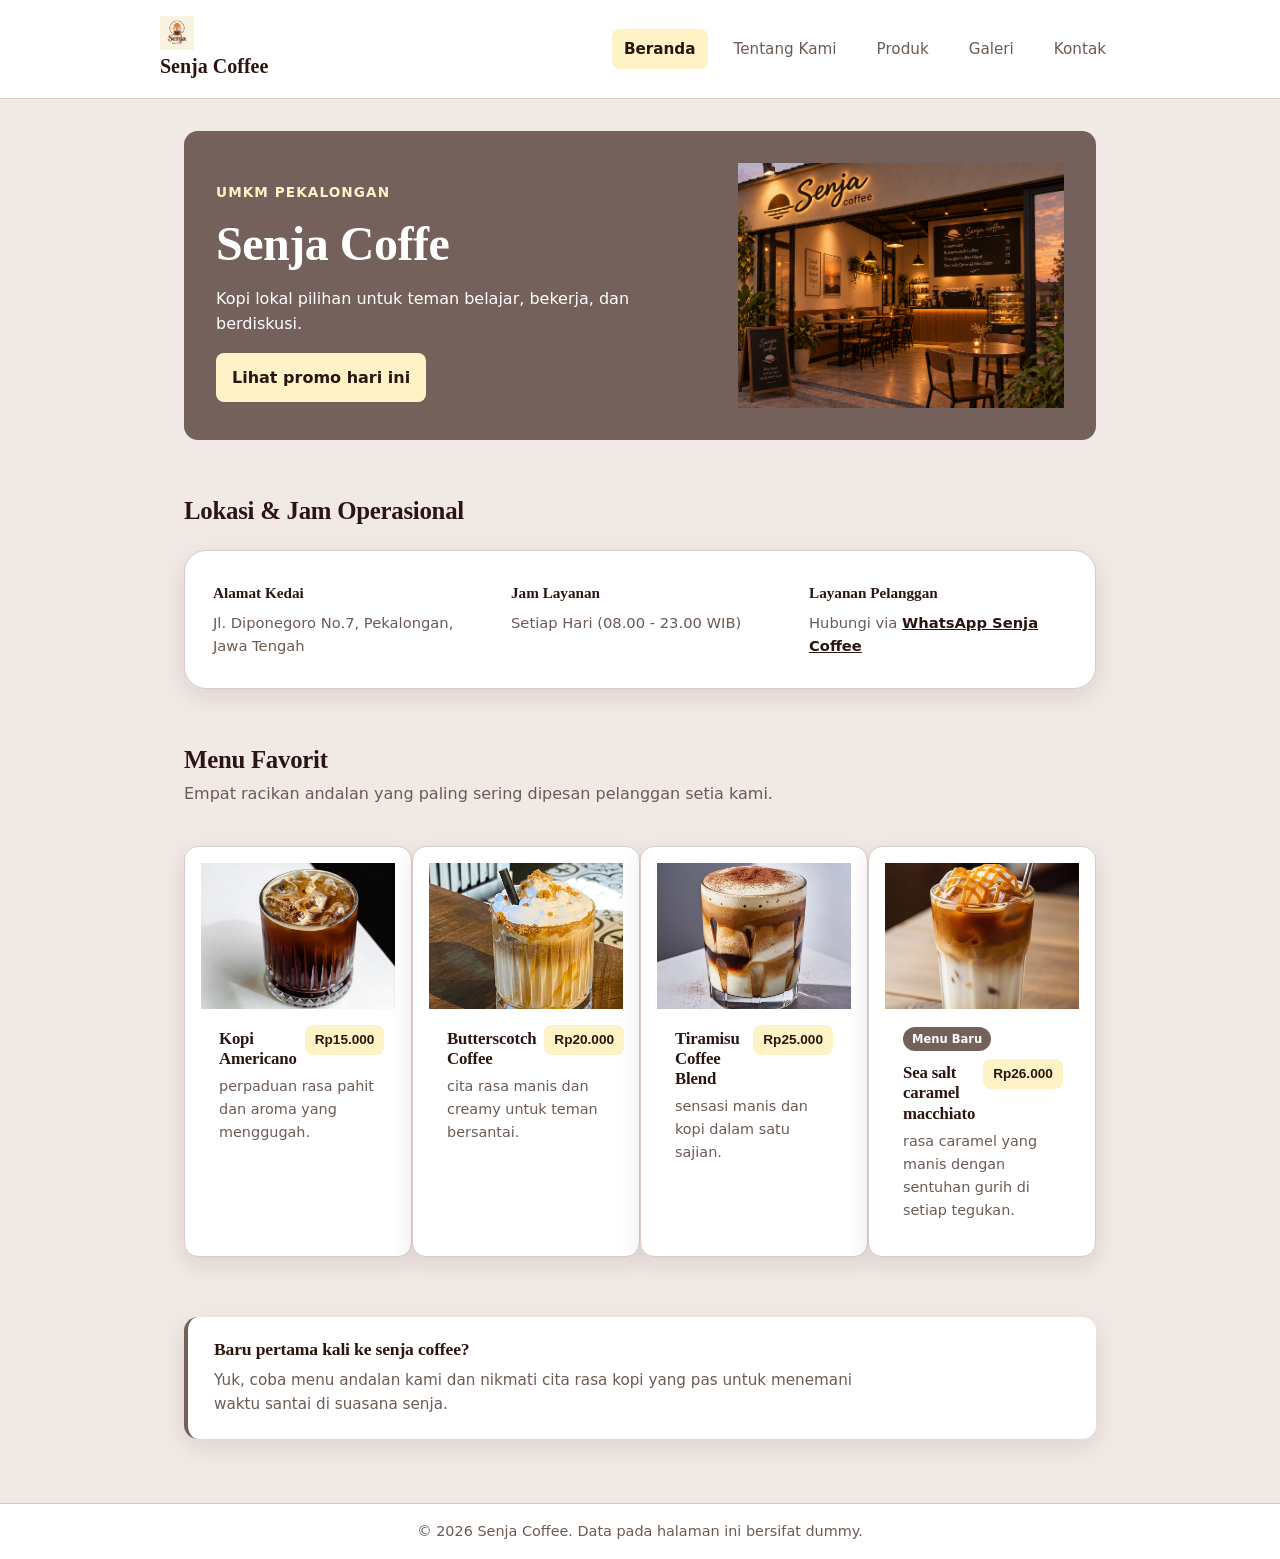
<file: website-umkm/index.html>
<!DOCTYPE html>
<html lang="id">

<head>
    <meta charset="UTF-8">
    <meta name="viewport" content="width=device-width, initial-scale=1.0">
    <title>Senja Coffee- Teman Nyantai & Nongkrong</title>
    <link rel="stylesheet" href="css/style.css" />
    <script src="js/app.js" defer></script>
</head>

<body>
    <a class="skip-link" href="#konten">Lewati ke konten utama</a>
    <header class="site-header">
        <nav class="nav" aria-label="Navigasi utama">
            <a class="brand" href="index.html">
                <img class="brand-mark" src="assets/images/logo_senja_coffee.png" alt="logo senja coffee" width="34" height="34">
                Senja Coffee
            </a>
            <button class="nav-toggle" type="button" aria-label="Buka menu navigasi" aria-expanded="false" aria-controls="primary-navigation">
                <span></span><span></span><span></span>
            </button>
            <ul class="nav-list" id="primary-navigation">
                <li><a class="active" aria-current="page" href="index.html">Beranda</a></li>
                <li><a href="tentang.html">Tentang Kami</a></li>
                <li><a href="produk.html">Produk</a></li>
                <li><a href="galeri.html">Galeri</a></li>
                <li><a href="kontak.html">Kontak</a></li>
            </ul>
        </nav>
    </header>

    <main id="konten" class="page">
        <!-- Hero Section -->
           <section class="hero" aria-labelledby="hero-title">
           <div class="hero-content">
           <p class="eyebrow">UMKM Pekalongan</p>
              <h1 id="hero-title">Senja Coffe</h1>
           <p>Kopi lokal pilihan untuk teman belajar, bekerja, dan berdiskusi.</p>
        <button>Lihat promo hari ini</button>
        </div>
            <img class="hero-image" src="assets/images/suasana_senja.png" width="640" height="360" alt="Suasana Depan Kedai Senja Coffee" class="hero-img" />
        </section>

        <section id="kontak" class="section" aria-labelledby="kontak-title">
            <div class="section-head">
                <h2 id="kontak-title">Lokasi & Jam Operasional</h2>
            </div>
            <div class="contact-card">
                <div class="contact-item">
                    <strong>Alamat Kedai</strong>
                    <p>Jl. Diponegoro No.7, Pekalongan, Jawa Tengah</p>
                </div>
                <div class="contact-item">
                    <strong>Jam Layanan</strong>
                    <p>Setiap Hari (08.00 - 23.00 WIB)</p>
                </div>
                <div class="contact-item">
                    <strong>Layanan Pelanggan</strong>
                    <p>Hubungi via <a href="https://wa.me/6285747364529" target="_blank"
                            rel="noopener noreferrer">WhatsApp Senja Coffee</a></p>
                </div>
            </div>
        </section>

        <section class="section" aria-labelledby="produk-title">
            <div class="section-head">
                <h2 id="produk-title">Menu Favorit</h2>
                <p>Empat racikan andalan yang paling sering dipesan pelanggan setia kami.</p>
            </div>

            <div class="products">
                <figure class="product-card">
                    <img src="assets/images/kopi_americano.jpg" alt="Kopi americano dalam gelas"
                        class="product-img">
                    <figcaption>
                        <div class="product-header">
                            <h3>Kopi Americano</h3>
                            <span class="price">Rp15.000 </span>
                        </div>
                        <p>perpaduan rasa pahit dan aroma yang menggugah.</p>
                    </figcaption>
                </figure>

                <figure class="product-card">
                    <img src="assets/images/butterscotch_coffee.jpg" alt="butterscotch manis creamy"
                        class="product-img">
                    <figcaption>
                        <div class="product-header">
                            <h3>Butterscotch Coffee</h3>
                            <span class="price">Rp20.000</span>
                        </div>
                        <p>cita rasa manis dan creamy untuk teman bersantai.</p>
                    </figcaption>
                </figure>

                <figure class="product-card">
                    <img src="assets/images/tiramisu_coffee_blend.jpg" alt="perpaduan creamy dan kopi"
                        class="product-img">
                    <figcaption>
                        <div class="product-header">
                            <h3>Tiramisu Coffee Blend</h3>
                            <span class="price">Rp25.000</span>
                        </div>
                        <p>sensasi manis dan kopi dalam satu sajian.</p>
                    </figcaption>
                </figure>

                <figure class="product-card">
                    <img src="assets/images/sea_salt_caramel_macchiato.jpg"
                        alt="gurih salt dan caramel sweet" class="product-img">
                    <figcaption>
                        <span class="new-badge">Menu Baru</span>
                        <div class="product-header">
                            <h3>Sea salt caramel macchiato</h3>
                            <span class="price">Rp26.000</span>
                        </div>
                        <p>rasa caramel yang manis dengan sentuhan gurih di setiap tegukan.</p>
                    </figcaption>
                </figure>
            </div>
        </section>

        <aside class="aside-note" aria-labelledby="aside-title">
            <h2 id="aside-title">Baru pertama kali ke senja coffee?</h2>
            <p>Yuk, coba menu andalan kami dan nikmati cita rasa kopi yang pas untuk menemani waktu santai di suasana senja.</p>
        </aside>
    </main>

    <footer class="site-footer">
                <p>&copy; 2026 Senja Coffee. Data pada halaman ini bersifat dummy.</p>
    </footer>

    <script src="js/script.js"></script>
</body>

</html>
</file>
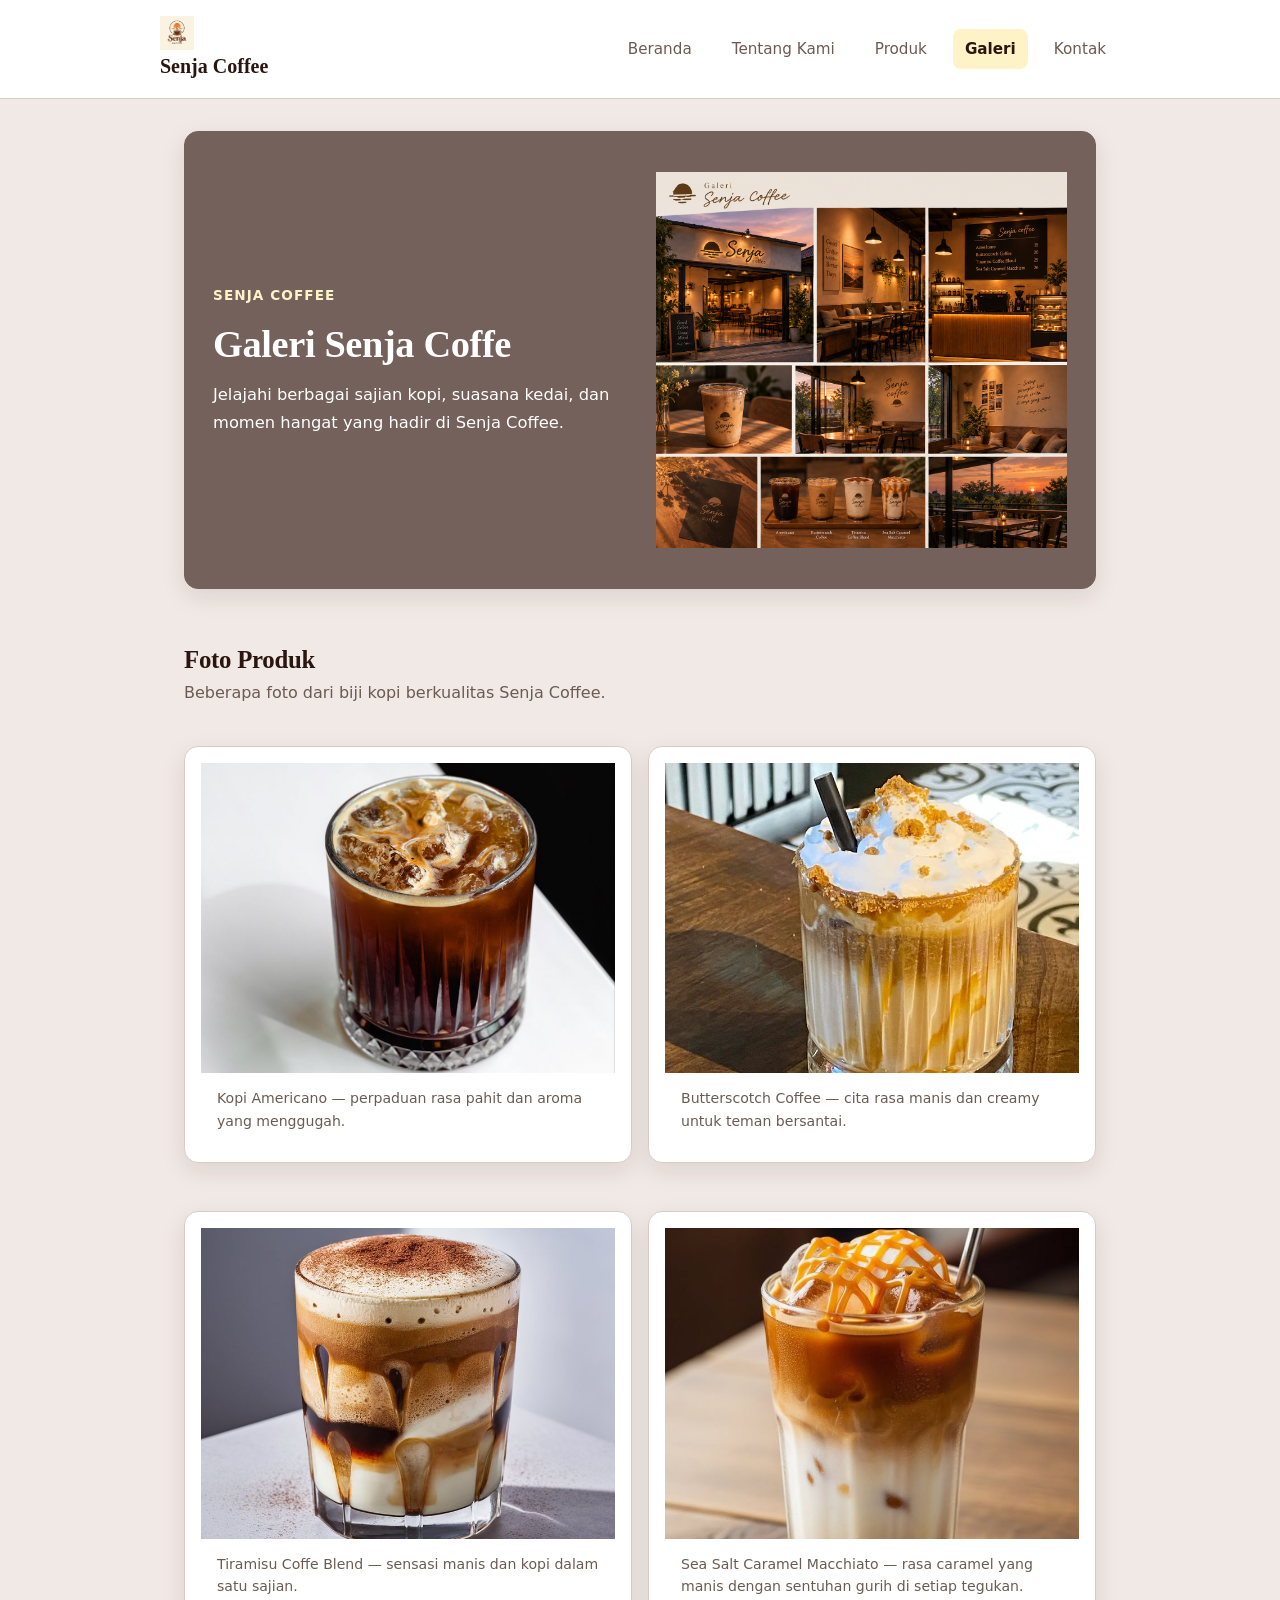
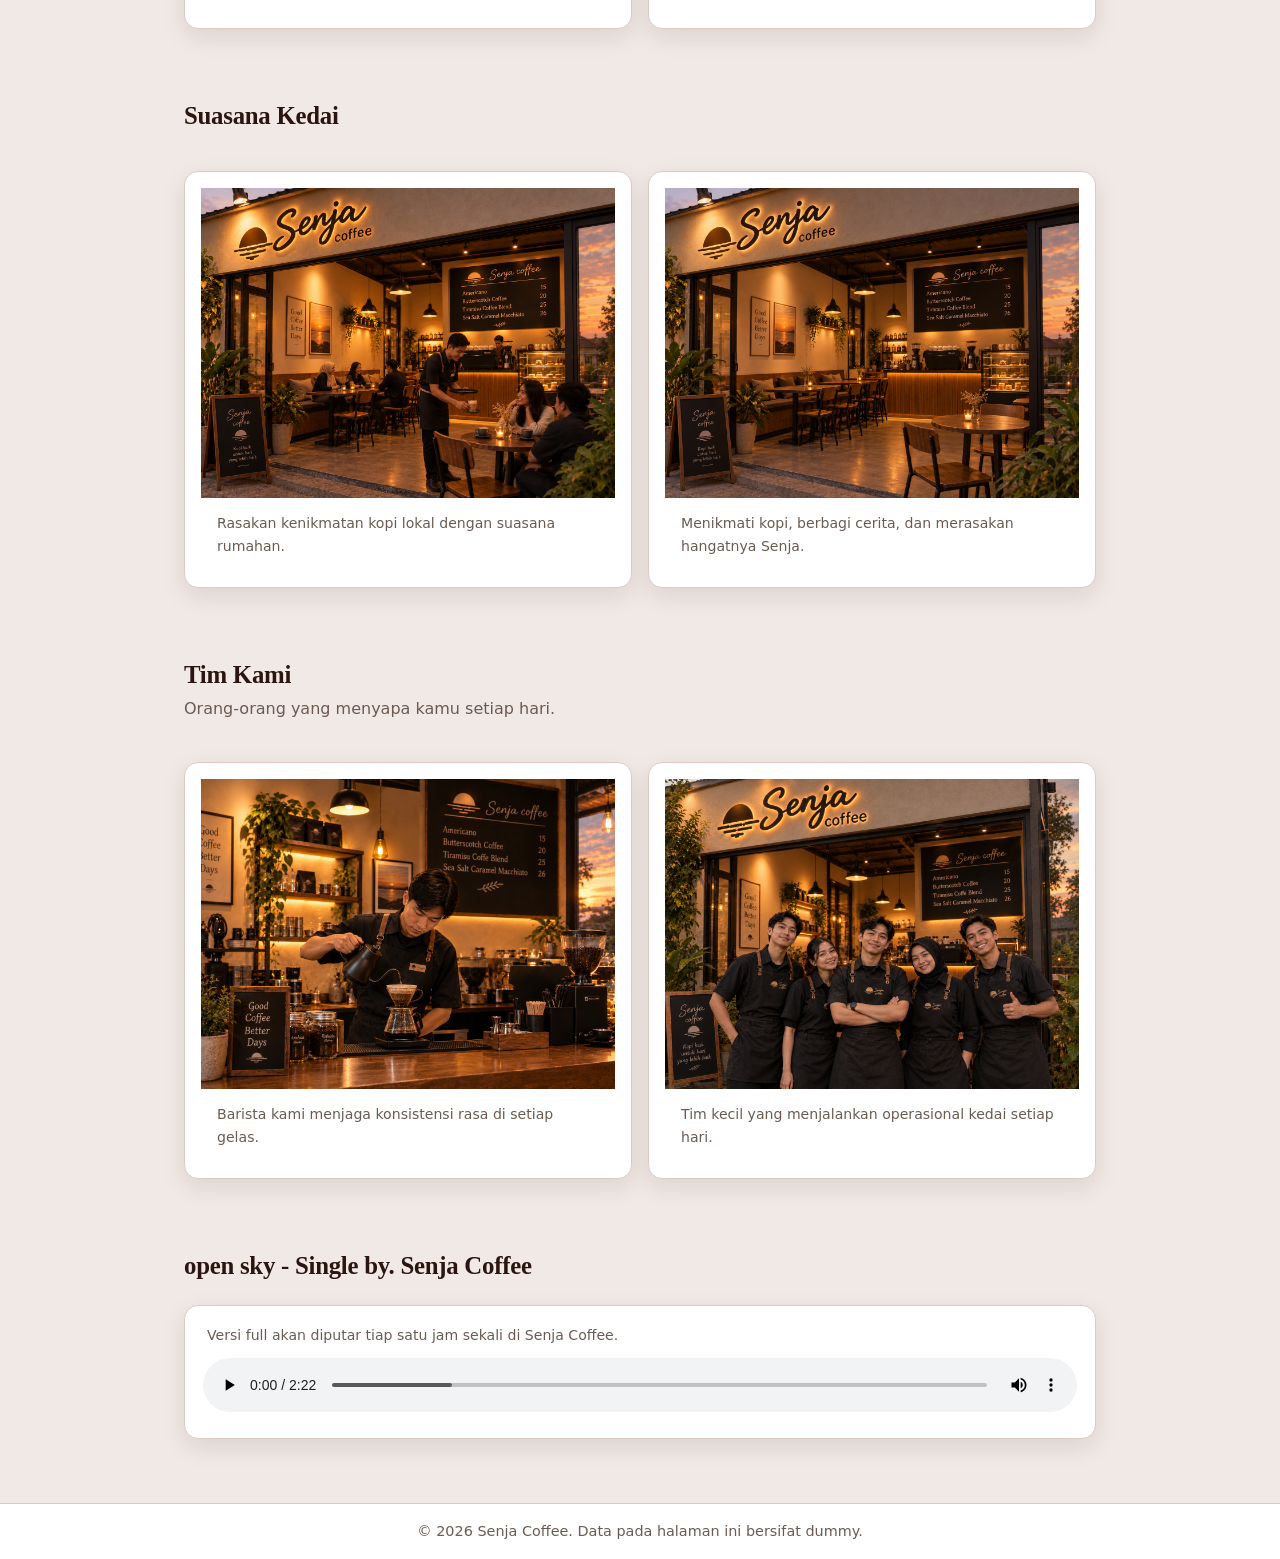
<file: website-umkm/galeri.html>
<!DOCTYPE html>
<html lang="id">

<head>
    <meta charset="utf-8" />
    <meta name="viewport" content="width=device-width, initial-scale=1" />
    <title>Galeri Senja Coffee - Website UMKM</title>
    <link rel="stylesheet" href="css/style.css" />
    <script src="js/app.js" defer></script>
</head>

<body>
    <a class="skip-link" href="#konten">Lewati ke konten utama</a>
    <header class="site-header">
        <nav class="nav" aria-label="Navigasi utama">
            <a class="brand" href="index.html">
                <img class="brand-mark" src="assets/images/logo_senja_coffee.png" alt="logo senja coffee" width="34" height="34">
                Senja Coffee
            </a>
            <button class="nav-toggle" type="button" aria-label="Buka menu navigasi" aria-expanded="false" aria-controls="primary-navigation">
                <span></span><span></span><span></span>
            </button>
            <ul class="nav-list" id="primary-navigation">
                <li><a href="index.html">Beranda</a></li>
                <li><a href="tentang.html">Tentang Kami</a></li>
                <li><a href="produk.html">Produk</a></li>
                <li><a class="active" aria-current="page" href="galeri.html">Galeri</a></li>
                <li><a href="kontak.html">Kontak</a></li>
            </ul>
        </nav>
    </header>

    <main id="konten" class="page">
        <section class="about-hero" aria-labelledby="galeri-hero-title">
            <div class="about-copy">
                <span class="eyebrow">Senja Coffee</span>
                <h1 id="galeri-hero-title">Galeri Senja Coffe</h1>
                <p class="about-desc">Jelajahi berbagai sajian kopi, suasana kedai, dan momen hangat yang hadir di Senja Coffee.</p>
            </div>
            <div class="about-img-wrapper">
                <img class="hero-image" src="assets/images/galeri_senja.png" width="640" height="360"/>
            </div>
        </section>

        <section class="section" aria-labelledby="produk-media-title">
            <div class="section-head">
                <h2 id="produk-media-title">Foto Produk</h2>
                <p>Beberapa foto dari biji kopi berkualitas Senja Coffee.</p>
            </div>
            <div class="gallery-grid">
                <figure class="media-card">
                    <img src="assets/images/kopi_americano.jpg" width="640" height="360" loading="lazy" alt="Kopi americano dalam gelas" />
                    <figcaption>Kopi Americano — perpaduan rasa pahit dan aroma yang menggugah.</figcaption>
                </figure>
                <figure class="media-card">
                    <img src="assets/images/butterscotch_coffee.jpg" width="640" height="360" loading="lazy" alt="butterscotch manis creamy" />
                    <figcaption>Butterscotch Coffee — cita rasa manis dan creamy untuk teman bersantai.</figcaption>
                </figure>
                <figure class="media-card">
                    <img src="assets/images/tiramisu_coffee_blend.jpg" width="640" height="360" loading="lazy" alt="perpaduan creamy dan kopi" />
                    <figcaption>Tiramisu Coffe Blend — sensasi manis dan kopi dalam satu sajian.</figcaption>
                </figure>
                <figure class="media-card">
                    <img src="assets/images/sea_salt_caramel_macchiato.jpg" width="640" height="360" loading="lazy" alt="gurih salt dan caramel sweet" />
                    <figcaption>Sea Salt Caramel Macchiato — rasa caramel yang manis dengan sentuhan gurih di setiap tegukan.</figcaption>
                </figure>
            </div>
        </section>

        <section class="section" aria-labelledby="suasana-title">
            <div class="section-head">
                <h2 id="suasana-title">Suasana Kedai</h2>
            </div>
            <div class="gallery-grid">
                <figure class="media-card">
                    <img src="assets/images/waiters_senja.png" width="640" height="360" loading="lazy" alt="Suasana kedai Senja Coffee dengan waiters yang siap melayani" />
                    <figcaption>Rasakan kenikmatan kopi lokal dengan suasana rumahan.</figcaption>
                </figure>
                <figure class="media-card">
                    <img src="assets/images/suasana_senja.png" width="640" height="360" loading="lazy" alt="Suasana pelanggan di kedai senja coffee" />
                    <figcaption>Menikmati kopi, berbagi cerita, dan merasakan hangatnya Senja.</figcaption>
                </figure>
            </div>
        </section>

        <section class="section" aria-labelledby="tim-title">
            <div class="section-head">
                <h2 id="tim-title">Tim Kami</h2>
                <p>Orang-orang yang menyapa kamu setiap hari.</p>
            </div>
            <div class="gallery-grid">
                <figure class="media-card">
                    <img src="assets/images/barista_senja.png" width="640" height="360" loading="lazy" alt="Barista senja coffee sedang menyeduh kopi" />
                    <figcaption>Barista kami menjaga konsistensi rasa di setiap gelas.</figcaption>
                </figure>
                <figure class="media-card">
                    <img src="assets/images/team_senja.png" width="640" height="360" loading="lazy" alt="Tim senja coffee berfoto bersama di depan kedai" />
                    <figcaption>Tim kecil yang menjalankan operasional kedai setiap hari.</figcaption>
                </figure>
            </div>
        </section>

    </section>

        <section class="section" aria-labelledby="audio-title">
            <div class="section-head">
                <h2 id="audio-title">open sky - Single by. Senja Coffee</h2>
            </div>
            <div class="video-wrap">
                <p id="audio-note" class="video-caption audio-caption">Versi full akan diputar tiap satu jam sekali di Senja Coffee.</p>
                <audio controls aria-describedby="audio-note" class="audio-player"
                    src="./assest/audio/open_sky.mp3">
                    Browser Anda tidak mendukung pemutar audio.
                </audio>
            </div>
        </section>
    </main>

    <footer class="site-footer">
        <p>&copy; 2026 Senja Coffee. Data pada halaman ini bersifat dummy.</p>
    </footer>

    <script src="js/script.js"></script>
</body>

</html>
</file>
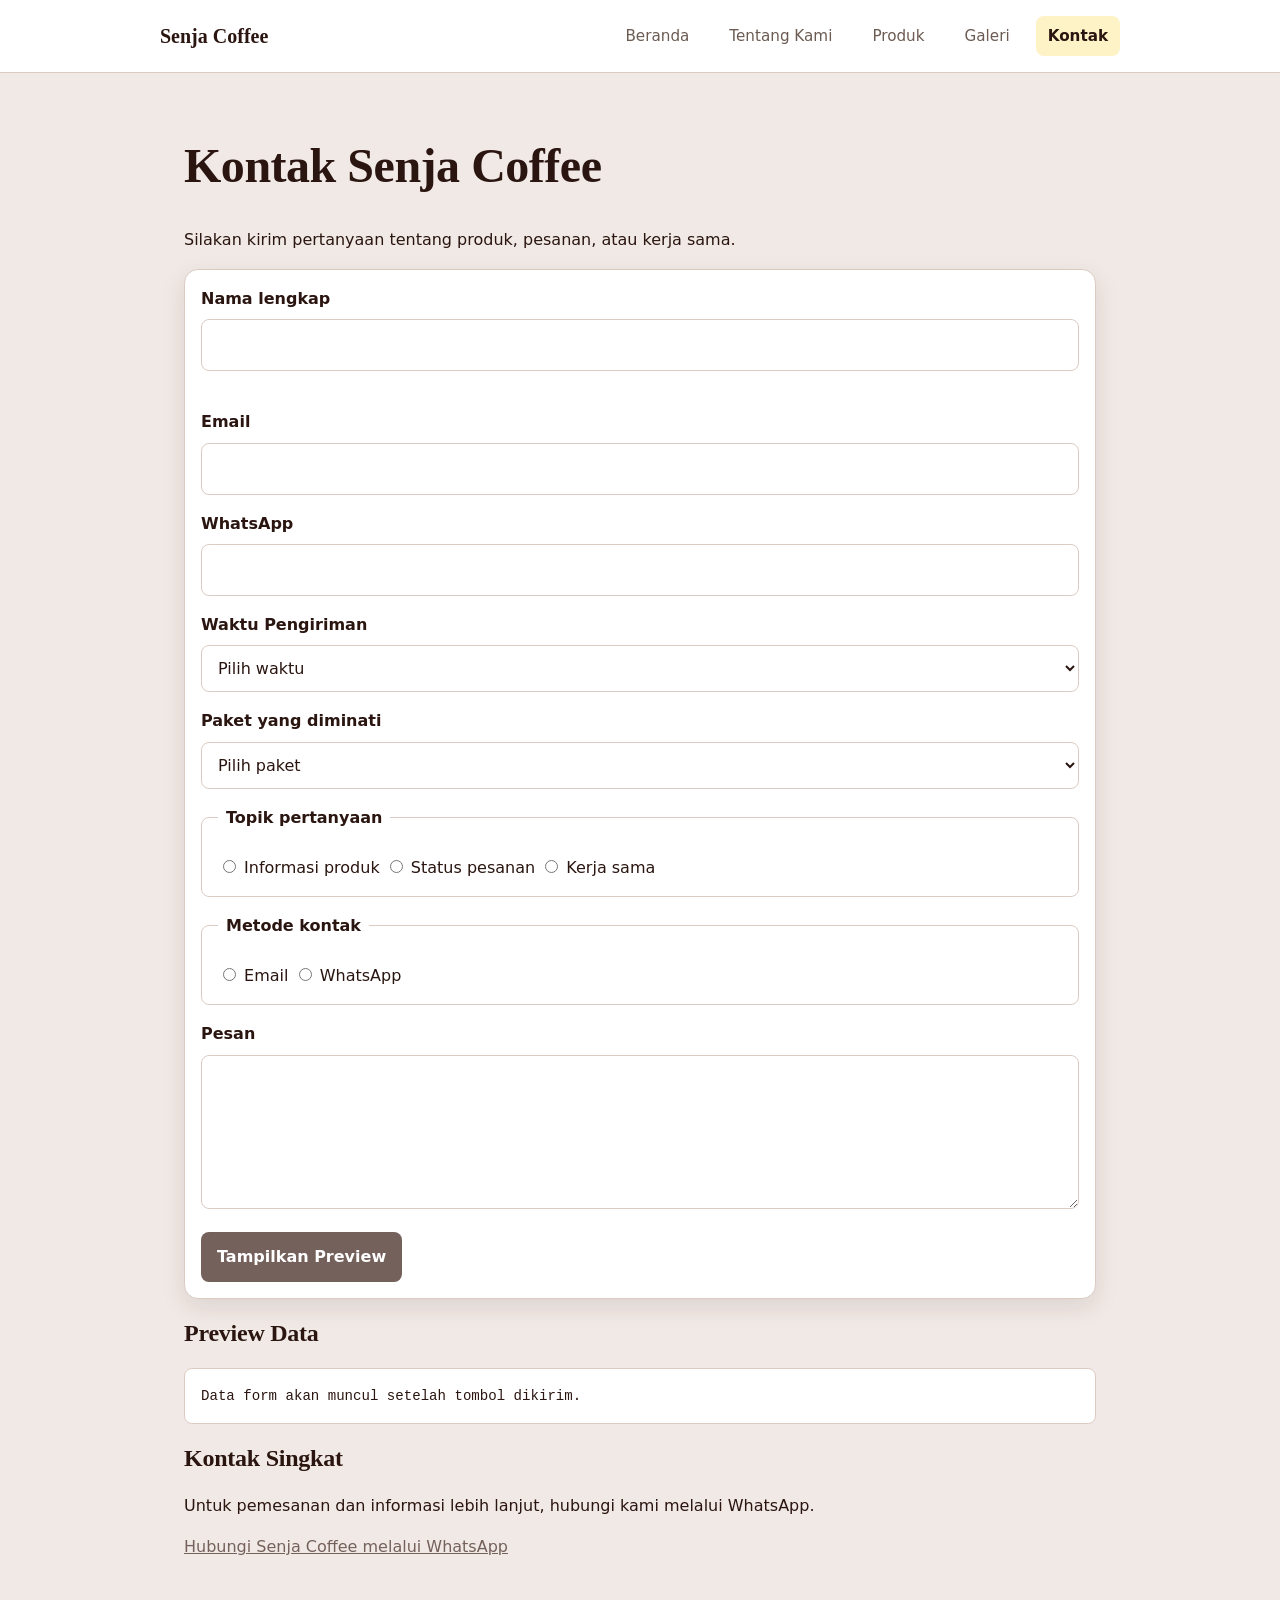
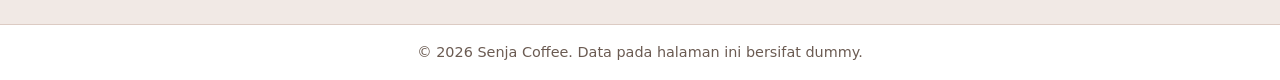
<file: website-umkm/kontak.html>
<!doctype html>
<html lang="id">
  <head>
    <meta charset="utf-8" />
    <meta name="viewport" content="width=device-width, initial-scale=1" />
    <title>Kontak Senja Coffee - Website UMKM</title>
    <link rel="stylesheet" href="css/style.css" />
    <script src="js/form.js" defer></script>
    <script src="js/app.js" defer></script>
  </head>
  <body>
    <a class="skip-link" href="#konten">Lewati ke konten utama</a>

    <header class="site-header">
      <nav class="nav" aria-label="Navigasi utama">
        <a class="brand" href="index.html">Senja Coffee</a>
        <button class="nav-toggle" type="button" aria-label="Buka menu navigasi" aria-expanded="false" aria-controls="primary-navigation">
          <span></span><span></span><span></span>
        </button>
        <ul class="nav-list" id="primary-navigation">
          <li><a href="index.html">Beranda</a></li>
          <li><a href="tentang.html">Tentang Kami</a></li>
          <li><a href="produk.html">Produk</a></li>
          <li><a href="galeri.html">Galeri</a></li>
          <li><a aria-current="page" href="kontak.html">Kontak</a></li>
        </ul>
      </nav>
    </header>

    <main id="konten" class="page">
      <h1>Kontak Senja Coffee</h1>
      <p>Silakan kirim pertanyaan tentang produk, pesanan, atau kerja sama.</p>

      <form id="form-kontak" action="#" method="post" novalidate>
        <div class="field">
          <label for="nama">Nama lengkap</label>
          <input id="nama" name="nama" type="text" autocomplete="name" required minlength="3" aria-describedby="nama-error" />
          <p id="nama-error" class="field-error" aria-live="polite"></p>
        </div>

        <div class="field">
          <label for="email">Email</label>
          <input id="email" name="email" type="email" autocomplete="email" required />
        </div>

        <div class="field">
          <label for="whatsapp">WhatsApp</label>
          <input id="whatsapp" name="whatsapp" type="tel" autocomplete="tel" required />
        </div>

        <div class="field">
          <label for="waktu">Waktu Pengiriman</label>
          <select id="waktu" name="waktu" required>
            <option value="">Pilih waktu</option>
            <option value="pagi">Pagi</option>
            <option value="siang">Siang</option>
            <option value="sore">Sore</option>
            <option value="malam">Malam</option>
          </select>
        </div>

        <div class="field">
          <label for="paket">Paket yang diminati</label>
          <select id="paket" name="paket" required>
            <option value="">Pilih paket</option>
            <option value="rumahan">Paket rumahan</option>
            <option value="kantor">Paket kantor</option>
            <option value="reseller">Paket reseller</option>
          </select>
        </div>

        <fieldset>
          <legend>Topik pertanyaan</legend>
          <label><input type="radio" name="topik" value="produk" required /> Informasi produk</label>
          <label><input type="radio" name="topik" value="pesanan" /> Status pesanan</label>
          <label><input type="radio" name="topik" value="kerja-sama" /> Kerja sama</label>
        </fieldset>

        <fieldset>
          <legend>Metode kontak</legend>
          <label><input type="radio" name="metode" value="email" /> Email</label>
          <label><input type="radio" name="metode" value="whatsapp" /> WhatsApp</label>
        </fieldset>

        <div class="field">
          <label for="pesan">Pesan</label>
          <textarea id="pesan" name="pesan" rows="5" required minlength="20"></textarea>
        </div>
        <button type="submit">Tampilkan Preview</button>
      </form>

      <section aria-labelledby="preview-title">
        <h2 id="preview-title">Preview Data</h2>
        <pre id="preview-form" aria-live="polite">Data form akan muncul setelah tombol dikirim.</pre>
      </section>

      <section class="contact-section" id="kontak" aria-labelledby="kontak-title">
        <h2 id="kontak-title">Kontak Singkat</h2>
        <p>Untuk pemesanan dan informasi lebih lanjut, hubungi kami melalui WhatsApp.</p>
        <a href="https://wa.me/6285747364529" target="_blank">
          Hubungi Senja Coffee melalui WhatsApp
        </a>
      </section>
    </main>

    <footer class="site-footer">
      <p>&copy; 2026 Senja Coffee. Data pada halaman ini bersifat dummy.</p>
    </footer>
  </body>
</html>
</file>
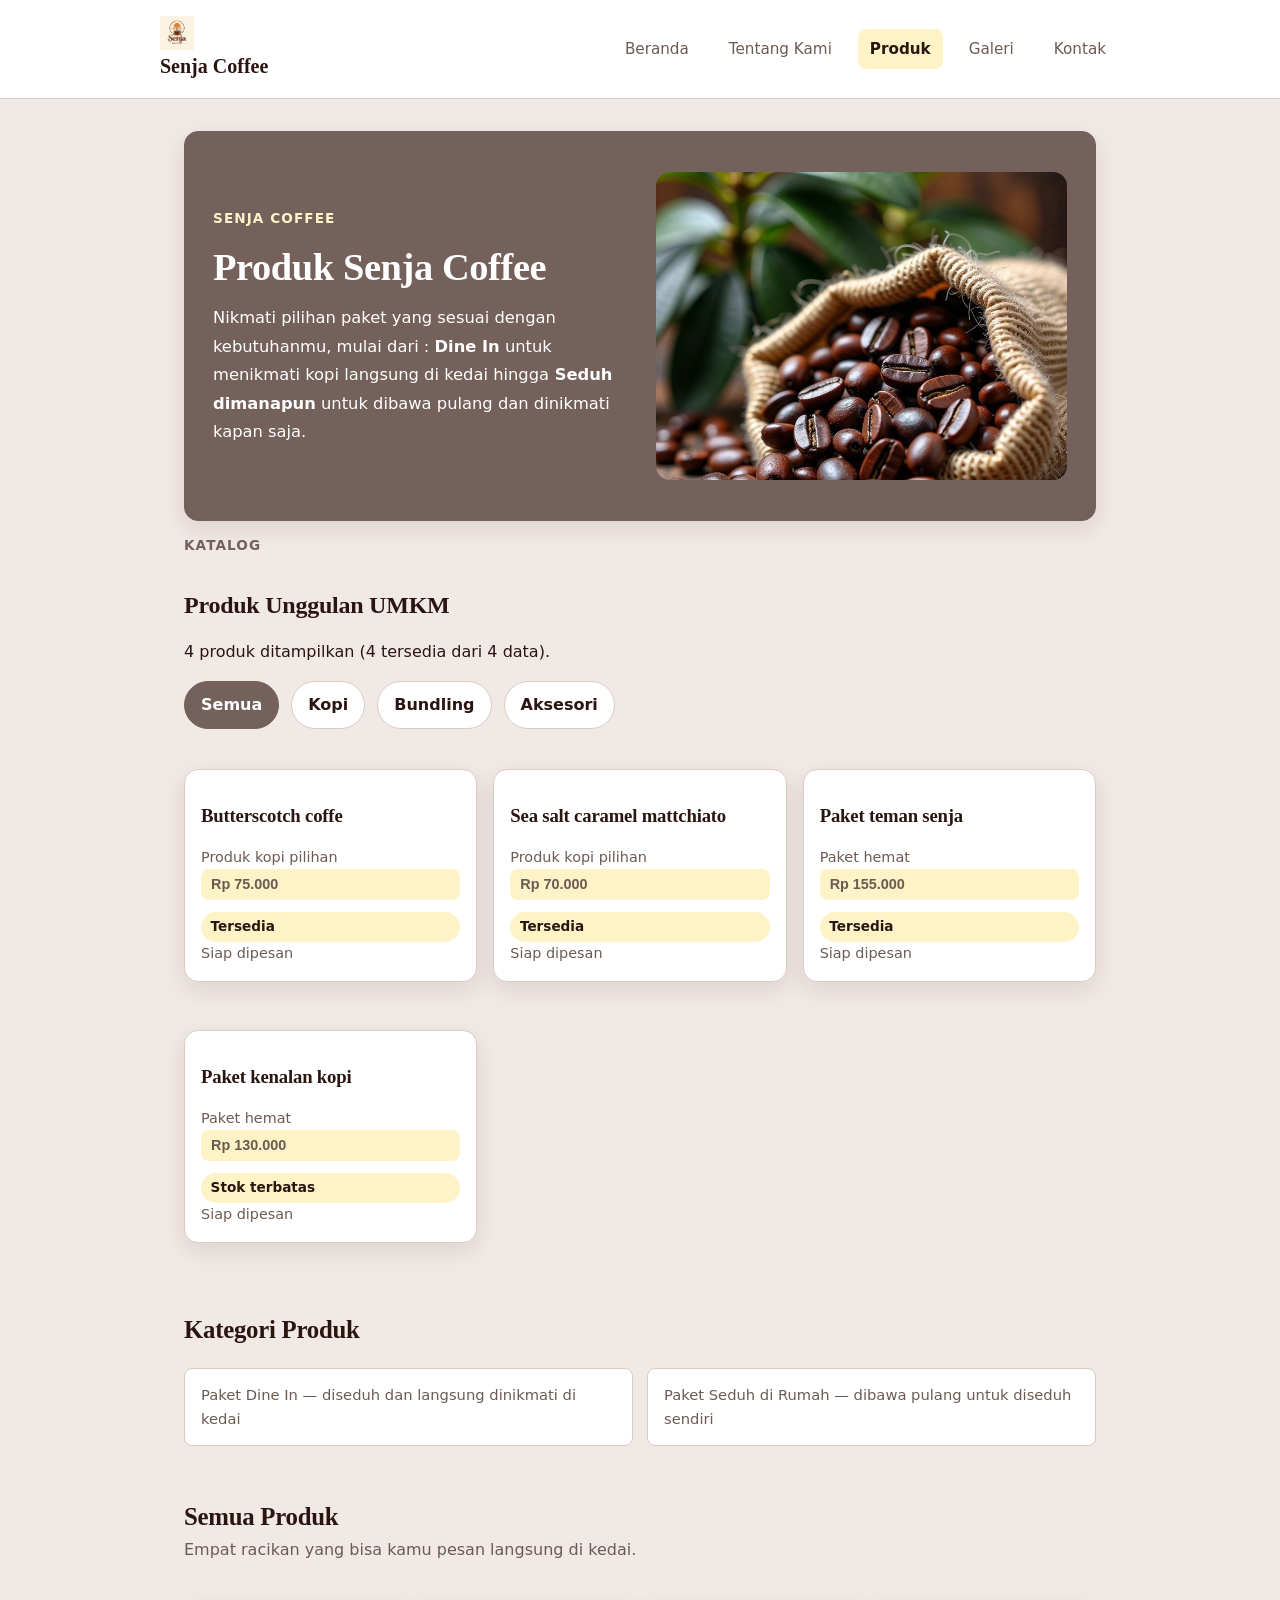
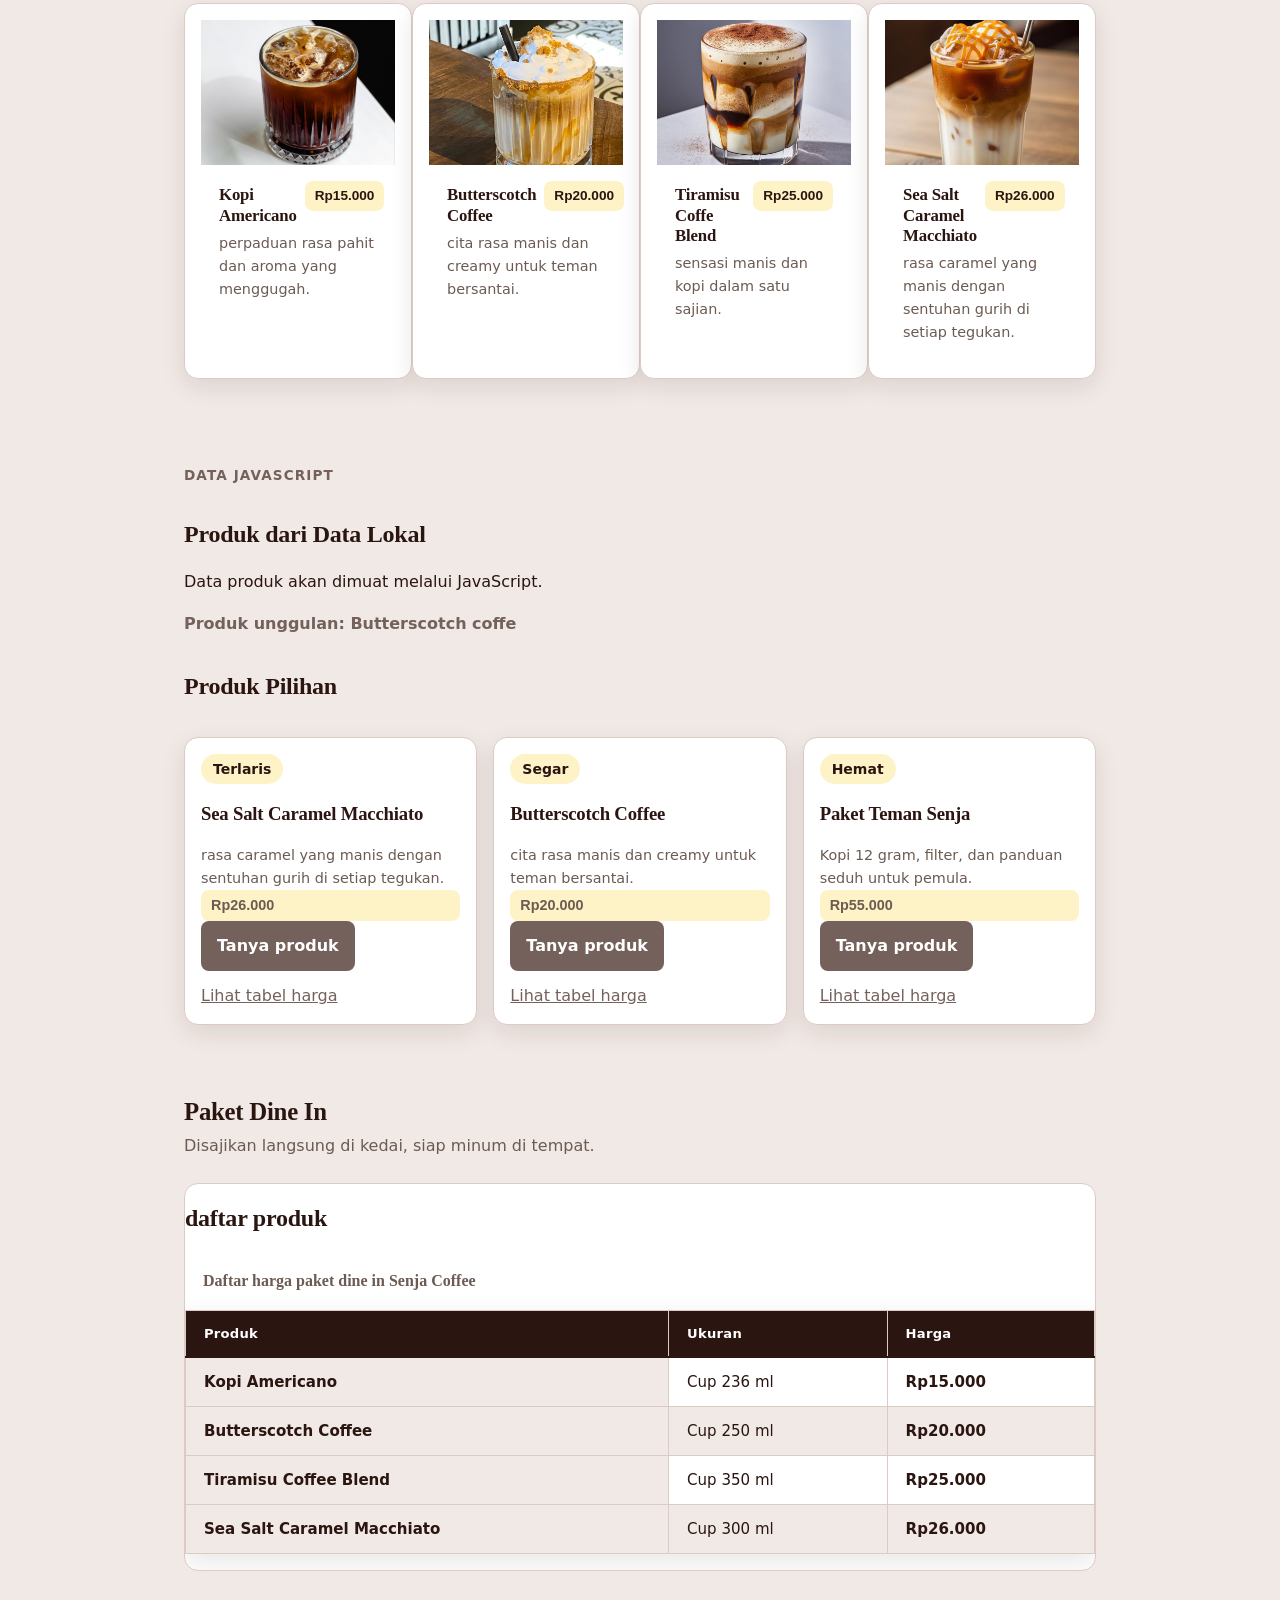
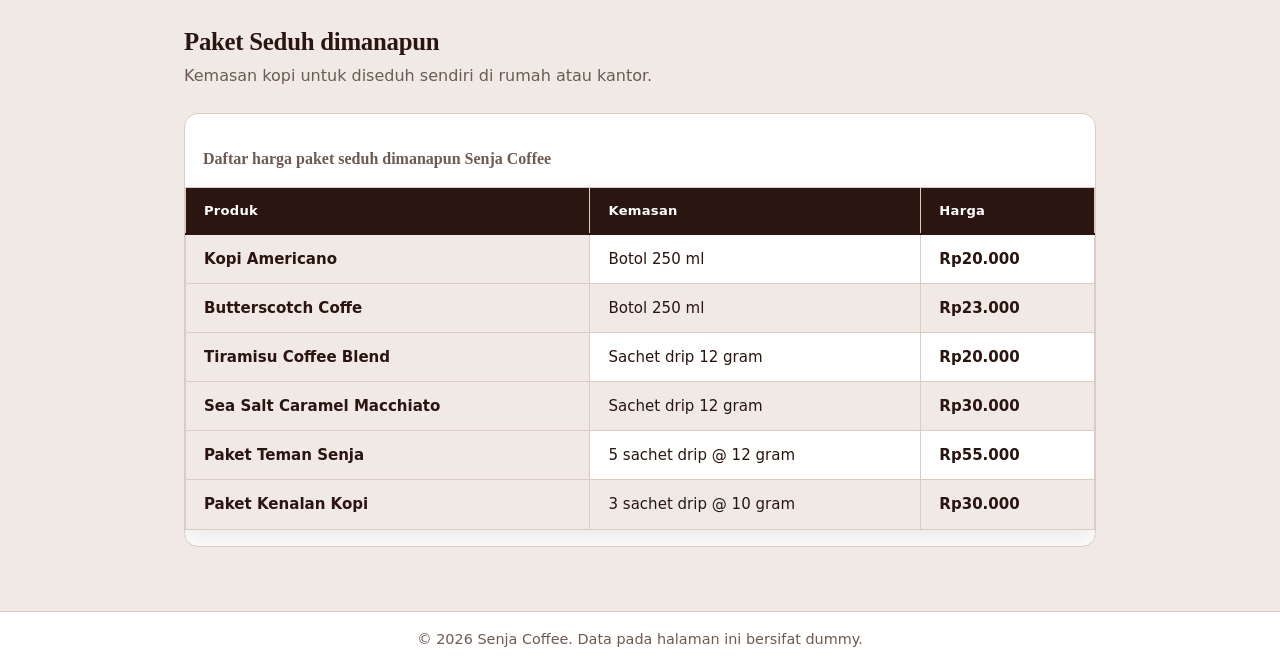
<file: website-umkm/produk.html>
<!DOCTYPE html>
<html lang="id">

<head>
    <meta charset="utf-8" />
    <meta name="viewport" content="width=device-width, initial-scale=1" />
    <title>Produk Senja Coffee - Website UMKM</title>
    <link rel="stylesheet" href="css/style.css" />
    <script src="js/app.js" defer></script>
</head>

<body>
    <a class="skip-link" href="#konten">Lewati ke konten utama</a>
    <header class="site-header">
        <nav class="nav" aria-label="Navigasi utama">
            <a class="brand" href="index.html">
                <img class="brand-mark" src="assets/images/logo_senja_coffee.png" alt="logo Senja coffee" width="34" height="34">
                Senja Coffee
            </a>
            <button class="nav-toggle" type="button" aria-label="Buka menu navigasi" aria-expanded="false" aria-controls="primary-navigation">
                <span></span><span></span><span></span>
            </button>
            <ul class="nav-list" id="primary-navigation">
                <li><a href="index.html">Beranda</a></li>
                <li><a href="tentang.html">Tentang Kami</a></li>
                <li><a class="active" aria-current="page" href="produk.html">Produk</a></li>
                <li><a href="galeri.html">Galeri</a></li>
                <li><a href="kontak.html">Kontak</a></li>
            </ul>
        </nav>
    </header>

    <main id="konten" class="page">
        <section class="about-hero" aria-labelledby="produk-hero-title">
            <div class="about-copy">
                <span class="eyebrow">Senja Coffee</span>
                <h1 id="produk-hero-title">Produk Senja Coffee</h1>
                <p class="about-desc">Nikmati pilihan paket yang sesuai dengan kebutuhanmu, mulai dari : <strong>Dine In</strong> untuk menikmati kopi langsung di kedai hingga<strong> Seduh dimanapun</strong> untuk dibawa pulang dan dinikmati kapan saja.</p>
            </div>
            <div class="about-img-wrapper">
                <img src="assets/images/biji_Senja_Coffee.jpg" alt="Pilihan biji kopi Senja Coffe"
                    class="about-img" />
            </div>
        </section>

        <section class="product-section" aria-labelledby="produk-title">
            <div class="section-heading">
            <p class="eyebrow">Katalog</p>
            <h2 id="produk-title">Produk Unggulan UMKM</h2>
            <p id="produk-status" class="produk-status">Produk belum dimuat.</p>
        </div>

        <div class="filter-bar" aria-label="Filter kategori produk">
         <button type="button" class="filter-button is-active" data-filter="Semua">Semua</button>
        <button type="button" class="filter-button" data-filter="Kopi">Kopi</button>
        <button type="button" class="filter-button" data-filter="Bundling">Bundling</button>
        <button type="button" class="filter-button" data-filter="Aksesori">Aksesori</button>
        </div>

    <div id="produk-grid" class="product-grid" aria-live="polite"></div>
    </section>

        <section class="section" aria-labelledby="kategori-title">
            <div class="section-head">
                <h2 id="kategori-title">Kategori Produk</h2>
            </div>
            <ul class="category-list">
                <li>Paket Dine In — diseduh dan langsung dinikmati di kedai</li>
                <li>Paket Seduh di Rumah — dibawa pulang untuk diseduh sendiri</li>
            </ul>
        </section>

        <section class="section" aria-labelledby="semua-produk-title">
            <div class="section-head">
                <h2 id="semua-produk-title">Semua Produk</h2>
                <p>Empat racikan yang bisa kamu pesan langsung di kedai.</p>
            </div>
            <div class="products">
                <figure class="product-card">
                    <img src="assets/images/kopi_americano.jpg" alt="Kopi hitam americano murni yang segar disajikan di dalam gelas"
                        class="product-img">
                    <figcaption>
                        <div class="product-header">
                            <h3>Kopi Americano</h3>
                            <span class="price">Rp15.000</span>
                        </div>
                        <p>perpaduan rasa pahit dan aroma yang menggugah.</p>
                    </figcaption>
                </figure>
                <figure class="product-card">
                    <img src="assets/images/butterscotch_coffee.jpg" alt="Es kopi susu dengan lelehan saus butterscotch cokelat keemasan di dinding gelas"
                        class="product-img">
                    <figcaption>
                        <div class="product-header">
                            <h3>Butterscotch Coffee</h3>
                            <span class="price">Rp20.000</span>
                        </div>
                        <p>cita rasa manis dan creamy untuk teman bersantai.</p>
                    </figcaption>
                </figure>
                <figure class="product-card">
                    <img src="assets/images/tiramisu_coffee_blend.jpg" alt="Tiramisu coffee blend dengan topping whipped cream dan taburan bubuk cokelat"
                        class="product-img">
                    <figcaption>
                        <div class="product-header">
                            <h3>Tiramisu Coffe Blend</h3>
                            <span class="price">Rp25.000</span>
                        </div>
                        <p>sensasi manis dan kopi dalam satu sajian.</p>
                    </figcaption>
                </figure>
                <figure class="product-card">
                    <img src="assets/images/sea_salt_caramel_macchiato.jpg"
                        alt="caramel macchiato dengan lapisan susu dan espresso serta topping saus sea salt" class="product-img">
                    <figcaption>
                        <div class="product-header">
                            <h3>Sea Salt Caramel Macchiato</h3>
                            <span class="price">Rp26.000</span>
                        </div>
                        <p>rasa caramel yang manis dengan sentuhan gurih di setiap tegukan.</p>
                    </figcaption>
                </figure>
            </div>
        </section>

        <section class="section" aria-labelledby="produk-dinamis-title">
        <div class="section-header">
        <p class="eyebrow">Data JavaScript</p>
            <h2 id="produk-dinamis-title">Produk dari Data Lokal</h2>
        <p id="produk-ringkasan">Data produk akan dimuat melalui JavaScript.</p>
        <p id="produk-unggulan">Produk unggulan akan ditentukan melalui JavaScript.</p>
        </div>
        <div id="produk-dinamis" class="js-product-grid"></div>
    </section>

        <section aria-labelledby="produk-pilihan-title">
          <h2 id="produk-pilihan-title">Produk Pilihan</h2>
        <div class="product-grid">
    <article class="product-card">
      <span class="product-badge">Terlaris</span>
      <h3>Sea Salt Caramel Macchiato</h3>
      <p>rasa caramel yang manis dengan sentuhan gurih di setiap tegukan.</p>
      <p class="price">Rp26.000</p>
      <div class="card-actions">
        <a class="button" href="kontak.html">Tanya produk</a>
        <a href="#harga-title">Lihat tabel harga</a>
      </div>
    </article>

    <article class="product-card">
      <span class="product-badge">Segar</span>
      <h3>Butterscotch Coffee</h3>
      <p>cita rasa manis dan creamy untuk teman bersantai.</p>
      <p class="price">Rp20.000</p>
      <div class="card-actions">
        <a class="button" href="kontak.html">Tanya produk</a>
        <a href="#harga-title">Lihat tabel harga</a>
      </div>
    </article>

    <article class="product-card">
      <span class="product-badge">Hemat</span>
      <h3>Paket Teman Senja</h3>
      <p>Kopi 12 gram, filter, dan panduan seduh untuk pemula.</p>
      <p class="price">Rp55.000</p>
      <div class="card-actions">
        <a class="button" href="kontak.html">Tanya produk</a>
        <a href="#harga-title">Lihat tabel harga</a>
      </div>
    </article>
  </div>
</section>

        <section class="section" aria-labelledby="dinein-title">
            <div class="section-head">
                <h2 id="dinein-title">Paket Dine In</h2>
                <p>Disajikan langsung di kedai, siap minum di tempat.</p>
            </div>
            <div class="price-table-wrap">
            <h2 id ="harga-title">daftar produk</h2>
                <table>
                    <caption>Daftar harga paket dine in Senja Coffee</caption>
                    <thead>
                        <tr>
                            <th scope="col">Produk</th>
                            <th scope="col">Ukuran</th>
                            <th scope="col">Harga</th>
                        </tr>
                    </thead>
                    <tbody>
                        <tr>
                            <th scope="row">Kopi Americano</th>
                            <td>Cup 236 ml</td>
                            <td class="price-cell">Rp15.000</td>
                        </tr>
                        <tr>
                            <th scope="row">Butterscotch Coffee</th>
                            <td>Cup 250 ml</td> 
                            <td class="price-cell">Rp20.000</td>
                        </tr>
                        <tr>
                            <th scope="row">Tiramisu Coffee Blend</th>
                            <td>Cup 350 ml</td>
                            <td class="price-cell">Rp25.000</td>
                        </tr>
                        <tr>
                            <th scope="row">Sea Salt Caramel Macchiato</th>
                            <td>Cup 300 ml</td>
                            <td class="price-cell">Rp26.000</td>
                        </tr>
                    </tbody>
                </table>
            </div>
        </section>

        <section class="section" aria-labelledby="paket-title">
            <div class="section-head">
                <h2 id="paket-title">Paket Seduh dimanapun</h2>
                <p>Kemasan kopi untuk diseduh sendiri di rumah atau kantor.</p>
            </div>
            <div class="price-table-wrap">
                <table>
                    <caption>Daftar harga paket seduh dimanapun Senja Coffee</caption>
                    <thead>
                        <tr>
                            <th scope="col">Produk</th>
                            <th scope="col">Kemasan</th>
                            <th scope="col">Harga</th>
                        </tr>
                    </thead>
                    <tbody>
                        <tr>
                            <th scope="row">Kopi Americano</th>
                            <td>Botol 250 ml</td>
                            <td class="price-cell">Rp20.000</td>
                        </tr>
                        <tr>
                            <th scope="row">Butterscotch Coffe</th>
                            <td>Botol 250 ml</td>
                            <td class="price-cell">Rp23.000</td>
                        </tr>
                        <tr>
                            <th scope="row">Tiramisu Coffee Blend</th>
                            <td>Sachet drip 12 gram</td>
                            <td class="price-cell">Rp20.000</td>
                        </tr>
                        <tr>
                            <th scope="row">Sea Salt Caramel Macchiato</th>
                            <td>Sachet drip 12 gram</td>
                            <td class="price-cell">Rp30.000</td>
                        </tr>
                        <tr>
                            <th scope="row">Paket Teman Senja</th>
                            <td>5 sachet drip @ 12 gram</td>
                            <td class="price-cell">Rp55.000</td>
                        </tr>
                        <tr>
                            <th scope="row">Paket Kenalan Kopi</th>
                            <td>3 sachet drip @ 10 gram</td>
                            <td class="price-cell">Rp30.000</td>
                        </tr>
                    </tbody>
                </table>
            </div>
        </section>
    </main>

    <footer class="site-footer">
        <p>&copy; 2026 Senja Coffee. Data pada halaman ini bersifat dummy.</p>
    </footer>

    <script src="js/script.js"></script>
</body>

</html>
</file>
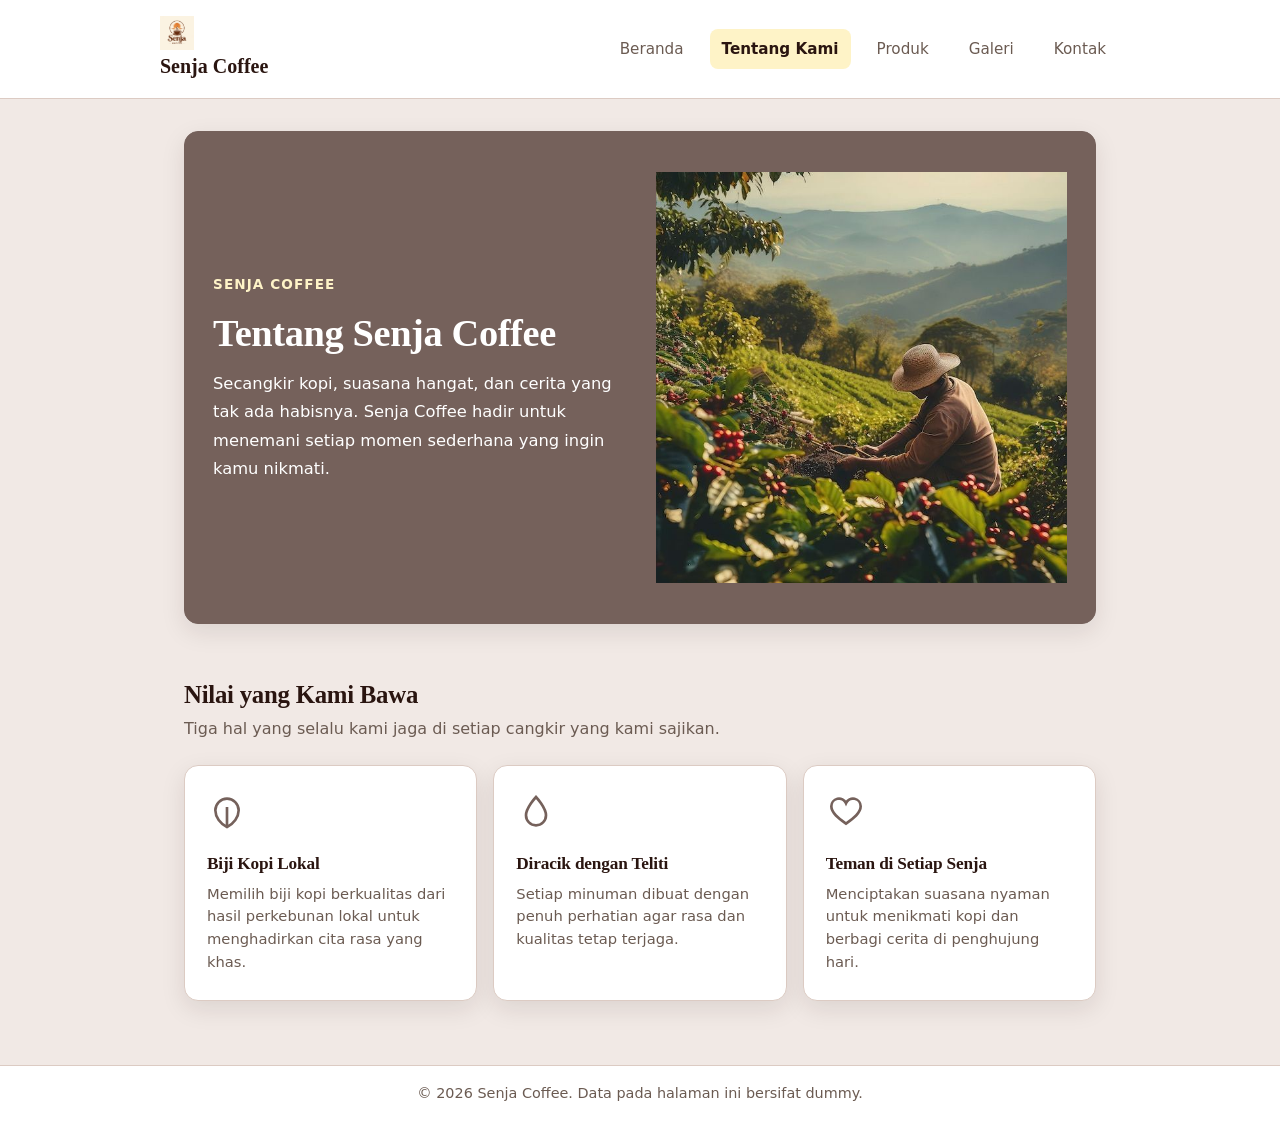
<file: website-umkm/tentang.html>
<!DOCTYPE html>
<html lang="id">

<head>
    <meta charset="utf-8" />
    <meta name="viewport" content="width=device-width, initial-scale=1" />
    <title>Tentang Senja Coffee - Website UMKM</title>
    <link rel="stylesheet" href="css/style.css" />
    <script src="js/app.js" defer></script>
</head>

<body>
    <a class="skip-link" href="#konten">Lewati ke konten utama</a>
    <header class="site-header">
        <nav class="nav" aria-label="Navigasi utama">
            <a class="brand" href="index.html">
                <img class="brand-mark" src="assets/images/logo_senja_coffee.png" alt="logo senja coffee" width="34" height="34">
                Senja Coffee
            </a>
            <button class="nav-toggle" type="button" aria-label="Buka menu navigasi" aria-expanded="false" aria-controls="primary-navigation">
                <span></span><span></span><span></span>
            </button>
            <ul class="nav-list" id="primary-navigation">
                <li><a href="index.html">Beranda</a></li>
                <li><a class="active" aria-current="page" href="tentang.html">Tentang Kami</a></li>
                <li><a href="produk.html">Produk</a></li>
                <li><a href="galeri.html">Galeri</a></li>
                <li><a href="kontak.html">Kontak</a></li>
            </ul>
        </nav>
    </header>

    <main id="konten" class="page">
        <section class="about-hero" aria-labelledby="tentang-title">
            <div>
                <span class="eyebrow">Senja Coffee</span>
                <h1 id="tentang-title">Tentang Senja Coffee</h1>
                <p class="about-desc">Secangkir kopi, suasana hangat, dan cerita yang tak ada habisnya. Senja Coffee hadir untuk menemani setiap momen sederhana yang ingin kamu nikmati.</p>
            </div>
            <div class="about-img-wrapper">
                <img class="hero-image" src="assets/images/petani_senja.jpg" width="460" height="360" alt="Ilustrasi kebun dan bulir senja coffee" class="about-img" />
            </div>
        </section>

        <section class="section" aria-labelledby="nilai-title">
            <div class="section-head">
                <h2 id="nilai-title">Nilai yang Kami Bawa</h2>
                <p>Tiga hal yang selalu kami jaga di setiap cangkir yang kami sajikan.</p>
            </div>
            <div class="values-grid">
                <div class="value-item">
                    <svg class="value-icon" viewBox="0 0 24 24" fill="none" stroke="currentColor" stroke-width="1.6"
                        aria-hidden="true">
                        <path d="M12 21c-4-2-7-6-7-10a7 7 0 0 1 14 0c0 4-3 8-7 10Z" />
                        <path d="M12 21V9" />
                    </svg>
                    <h3>Biji Kopi Lokal</h3>
                    <p>Memilih biji kopi berkualitas dari hasil perkebunan lokal untuk menghadirkan cita rasa yang khas.</p>
                </div>
                <div class="value-item">
                    <svg class="value-icon" viewBox="0 0 24 24" fill="none" stroke="currentColor" stroke-width="1.6"
                        aria-hidden="true">
                        <path d="M12 3s6 6.5 6 11a6 6 0 0 1-12 0c0-4.5 6-11 6-11Z" />
                    </svg>
                    <h3>Diracik dengan Teliti</h3>
                    <p>Setiap minuman dibuat dengan penuh perhatian agar rasa dan kualitas tetap terjaga.</p>
                </div>
                <div class="value-item">
                    <svg class="value-icon" viewBox="0 0 24 24" fill="none" stroke="currentColor" stroke-width="1.6"
                        aria-hidden="true">
                        <path
                            d="M20.8 8.6c0 4-4.4 7.2-8.8 10.4C7.6 15.8 3.2 12.6 3.2 8.6a4.6 4.6 0 0 1 8.8-1.9 4.6 4.6 0 0 1 8.8 1.9Z" />
                    </svg>
                    <h3>Teman di Setiap Senja</h3>
                    <p>Menciptakan suasana nyaman untuk menikmati kopi dan berbagi cerita di penghujung hari.</p>
                </div>
            </div>
        </section>
    </main>

    <footer class="site-footer">
                        <p>&copy; 2026 Senja Coffee. Data pada halaman ini bersifat dummy.</p>
    </footer>

    <script src="js/script.js"></script>
</body>

</html>
</file>
<file: website-umkm/css/style.css>
:root {
    --ink: #2a1510;
    --ink-soft: #6b5b52;
    --cream: #f1e9e5;
    --paper: #ffffff;
    --line: #dccbc3;
    --table-border: #dccbc3;
    --rust: #75615b;
    --rust-dark: #2a1510;
    --gold: #f4df9e;
    --gold-light: #fef3c7;
    --moss: #75615b;

    --font-display: "Iowan Old Style", "Palatino Linotype", Georgia, "Times New Roman", serif;
    --font-body: "Segoe UI", "Helvetica Neue", Arial, sans-serif;

    --radius-lg: 22px;
    --radius-md: 14px;
    --radius-sm: 8px;
    --shadow-card: 0 1px 3px rgba(42, 21, 16, 0.10);
    --content-w: 1080px;
}

* {
    box-sizing: border-box;
}

html {
    scroll-behavior: smooth;
}

@media (prefers-reduced-motion: reduce) {
    html {
        scroll-behavior: auto;
    }

    * {
        animation-duration: 0.01ms !important;
        transition-duration: 0.01ms !important;
    }
}

body{
    display: block;
    margin:8px;
}
:root {
  --color-primary: #75615b;
  --color-primary-strong: #2a1510;
  --color-text: #2a1510;
  --color-muted: #6b5b52;
  --color-surface: #ffffff;
  --color-surface-soft: #f1e9e5;
  --color-border: #dccbc3;
  --color-focus: #1d4ed8;
  --space-1: 0.5rem;
  --space-2: 0.75rem;
  --space-3: 1rem;
  --space-4: 1.5rem;
  --space-5: 2rem;
  --radius-sm: 0.5rem;
  --radius-md: 0.875rem;
  --shadow-card: 0 0.5rem 1.5rem rgb(42 21 16 / 0.10);
}

*,
*::before,
*::after {
  box-sizing: border-box;
}

html { color-scheme: light; }

body {
  margin: 0;
  color: var(--color-text);
  background: var(--color-surface-soft);
  font-family: system-ui, -apple-system, BlinkMacSystemFont, "Segoe UI", sans-serif;
  font-size: 1rem;
  line-height: 1.6;
}


h1,
h2,
h3 {
    font-family: var(--font-display);
    color: var(--ink);
    letter-spacing: -0.01em;
}

p {
    max-width: 68ch;
}

a {
    color: var(--rust-dark);
}

img {
    max-width: 100%;
    height: auto;
    display: block;
}

.page {
    max-width: var(--content-w);
    margin: 0 auto;
    padding: 36px 24px 64px;
}

/* Header & navigasi */
#kontak {
    scroll-margin-top: 90px;
}

.site-header {
    padding: 14px 24px;
    background: var(--paper);
    border-bottom: 1px solid var(--line);
    position: sticky;
    top: 0;
    z-index: 20;
}

.nav {
    max-width: var(--content-w);
    margin: 0 auto;
    display: flex;
    align-items: center;
    justify-content: space-between;
    gap: 16px;
    flex-wrap: wrap;
}

.brand {
    display: inline-flex;
    align-items: center;
    gap: 10px;
    color: var(--ink);
    font-family: var(--font-display);
    font-weight: 700;
    font-size: 1.25rem;
    text-decoration: none;
}

.brand-mark {
    width: 34px;
    height: 34px;
    flex-shrink: 0;
}

.nav-toggle {
    display: none;
}

.nav-list {
    display: flex;
    padding: 0;
    margin: 0;
    list-style: none;
    gap: 6px;
    flex-wrap: wrap;
}

.nav-list a {
    display: inline-block;
    padding: 8px 14px;
    border-radius: 999px;
    color: var(--ink-soft);
    text-decoration: none;
    font-size: 0.95rem;
}

.nav-list a:hover {
    background: var(--cream);
    color: var(--ink);
}

.nav-list a.active,
.nav-list a[aria-current="page"] {
    font-weight: 700;
    color: var(--paper);
    background: var(--rust);
}

@media (max-width: 640px) {
    .nav-list {
        width: 100%;
        justify-content: flex-start;
        gap: 4px;
    }

    .nav-list a {
        padding: 8px 10px;
        font-size: 0.88rem;
    }
}

/*Hero*/
.hero {
    padding: 44px 32px;
    color: var(--paper);
    background: var(--ink);
    border-radius: var(--radius-md);
    display: grid;
    grid-template-columns: 1.1fr 0.9fr;
    align-items: center;
    gap: 32px;
}

.eyebrow {
    display: inline-block;
    font-size: 0.85rem;
    font-weight: 600;
    color: var(--gold-light);
    margin-bottom: 14px;
}

.hero h1 {
    margin: 0 0 14px 0;
    color: var(--paper);
    font-size: clamp(2.1rem, 4vw, 3rem);
    line-height: 1.08;
}

.hero-desc {
    margin: 0 0 26px 0;
    max-width: 42ch;
    font-size: 1.05rem;
    color: #ffffff;
}

.hero-action {
    margin: 0;
}

button,.btn {
    padding: 13px 28px;
    color: var(--ink);
    font-weight: 700;
    font-size: 0.95rem;
    font-family: var(--font-body);
    cursor: pointer;
    background-color: var(--gold-light);
    border: none;
    border-radius: 999px;
    transition: background-color 0.2s, transform 0.1s;
}

button:hover,
.btn:hover {
    background-color: var(--gold);
}

button:active,
.btn:active {
    transform: scale(0.98);
}

.hero-img {
    width: 100%;
    aspect-ratio: 4 / 3;
    object-fit: cover;
    border-radius: var(--radius-md);
}

@media (max-width: 720px) {
    .hero {
        grid-template-columns: 1fr;
        padding: 40px 22px;
        text-align: left;
    }
}

/*Section*/
.section {
    margin-top: 56px;
}

.section-head {
    margin-bottom: 24px;
    max-width: 62ch;
}

.section-head h2 {
    font-size: 1.55rem;
    margin: 0 0 6px 0;
}

.section-head p {
    margin: 0;
    color: var(--ink-soft);
}

/*Kontak*/
.contact-card {
    background: var(--paper);
    border: 1px solid var(--line);
    border-radius: var(--radius-lg);
    padding: 8px;
    box-shadow: var(--shadow-card);
    display: grid;
    grid-template-columns: repeat(3, 1fr);
}

.contact-item {
    padding: 22px 20px;
}

.contact-item strong {
    display: block;
    color: var(--rust-dark);
    margin-bottom: 6px;
    font-size: 0.95rem;
    font-family: var(--font-display);
}

.contact-item p {
    margin: 0;
    font-size: 0.92rem;
    color: var(--ink-soft);
}

.contact-item a {
    color: var(--rust-dark);
    font-weight: 700;
    text-decoration: underline;
}

.contact-item a:hover {
    color: var(--ink);
}

@media (max-width: 700px) {
    .contact-card {
        grid-template-columns: 1fr;
    }
}

/*Product cards*/
.products {
    display: grid;
    grid-template-columns: repeat(auto-fit, minmax(220px, 1fr));
    gap: var(--space-3--);
}

.product-card {
    background: var(--paper);
    border: 1px solid var(--line);
    border-radius: var(--radius-md);
    overflow: hidden;
    box-shadow: var(--shadow-card);
    margin: 0;
}

.product-card img {
    width: 100%;
    aspect-ratio: 4 / 3;
    object-fit: cover;
}

.product-card figcaption {
    padding: 16px 18px 18px;
}

.product-header {
    display: flex;
    align-items: baseline;
    justify-content: space-between;
    gap: 8px;
    margin-bottom: 6px;
}

.product-header h3 {
    margin: 0;
    font-size: 1.05rem;
}

.price {
    flex-shrink: 0;
    font-weight: 700;
    font-family: var(--font-body);
    color: var(--rust-dark);
    background-color: #fef3c7;
    padding: 4px 10px;
    border-radius: var(--radius-sm);
    font-size: 0.85rem;
    white-space: nowrap;
}

.product-card p {
    margin: 0;
    font-size: 0.9rem;
    color: var(--ink-soft);
}

.new-badge {
    display: inline-block;
    font-size: 0.72rem;
    font-weight: 700;
    color: var(--paper);
    background: var(--moss);
    padding: 3px 9px;
    border-radius: 999px;
    margin-bottom: 8px;
}

/*Aside*/
.aside-note {
    margin-top: 44px;
    background: var(--paper);
    border-left: 4px solid var(--rust);
    border-radius: var(--radius-md);
    padding: 22px 26px;
    box-shadow: var(--shadow-card);
}

.aside-note h2 {
    margin: 0 0 8px 0;
    font-size: 1.1rem;
    color: var(--rust-dark);
}

.aside-note p {
    margin: 0;
    font-size: 0.95rem;
    color: var(--ink-soft);
}

/*Hero card (Tentang / Produk / Galeri)*/
.about-hero {
    background: var(--color-primary);
    border: 1px solid var(--color-primary);
    border-radius: var(--radius-md);
    padding: 40px 28px;
    display: grid;
    grid-template-columns: 1fr 1fr;
    gap: 32px;
    align-items: center;
    box-shadow: var(--shadow-card);
}

.about-hero .eyebrow {
    color: var(--gold-light);
}

.about-hero h1 {
    margin: 0 0 14px 0;
    font-size: clamp(1.9rem, 3.4vw, 2.4rem);
    color: var(--paper);
}

.about-desc {
    margin: 0;
    color: #ffffff;
    font-size: 1.02rem;
    line-height: 1.75;
}

.about-img {
    width: 100%;
    aspect-ratio: 4 / 3;
    object-fit: cover;
    border-radius: var(--radius-md);
}

@media (max-width: 720px) {
    .about-hero {
        grid-template-columns: 1fr;
        padding: 32px 22px;
    }
}

.values-grid {
    display: grid;
    grid-template-columns: repeat(auto-fit, minmax(230px, 1fr));
    gap: var(--space-3);
}

.value-item {
    background: var(--paper);
    border: 1px solid var(--line);
    border-radius: var(--radius-md);
    padding: 26px 22px;
    box-shadow: var(--shadow-card);
}

.value-icon {
    width: 40px;
    height: 40px;
    color: var(--rust);
    margin-bottom: 14px;
}

.value-item h3 {
    margin: 0 0 8px 0;
    font-size: 1.08rem;
}

.value-item p {
    margin: 0;
    font-size: 0.92rem;
    color: var(--ink-soft);
    line-height: 1.55;
}

/*Produk — kategori & tabel*/
.intro-lede {
    font-size: 1.05rem;
    color: var(--ink-soft);
    max-width: 62ch;
}

.category-list {
    display: grid;
    grid-template-columns: repeat(auto-fit, minmax(200px, 1fr));
    gap: 14px;
    padding: 0;
    margin: 0 0 8px 0;
    list-style: none;
}

.category-list li {
    background: var(--paper);
    border: 1px solid var(--line);
    border-radius: var(--radius-sm);
    padding: 14px 16px;
    font-size: 0.92rem;
    color: var(--ink-soft);
}

.price-table-wrap {
    background: var(--paper);
    border: 1px solid var(--table-border);
    border-radius: var(--radius-md);
    overflow: hidden;
    overflow-x: auto;
}

table {
    width: 100%;
    border-collapse: collapse;
    min-width: 480px;
}

caption {
    text-align: left;
    font-weight: 700;
    padding: 16px 18px 4px;
    font-family: var(--font-display);
    color: var(--ink);
}

thead th {
    text-align: left;
    font-size: 0.82rem;
    letter-spacing: 0.02em;
    color: var(--paper);
    background: var(--rust-dark);
    padding: 12px 18px;
    border-bottom: 2px solid var(--ink);
}

tbody th,
tbody td {
    padding: 12px 18px;
    border-bottom: 1px solid var(--table-border);
    font-size: 0.94rem;
}

tbody th {
    text-align: left;
    font-weight: 600;
    color: var(--ink);
}

tbody td.price-cell {
    color: var(--rust-dark);
    font-weight: 700;
    white-space: nowrap;
}

tbody tr:nth-child(even) {
    background: var(--cream);
}

tbody tr:last-child th,
tbody tr:last-child td {
    border-bottom: none;
}

/*Galeri*/
.gallery-grid {
    display: grid;
    grid-template-columns: repeat(auto-fit, minmax(240px, 1fr));
    gap: 20px;
}

.media-card {
    margin: 0;
    background: var(--paper);
    border: 1px solid var(--line);
    border-radius: var(--radius-md);
    overflow: hidden;
    box-shadow: var(--shadow-card);
}

.media-card img {
    width: 100%;
    aspect-ratio: 4 / 3;
    object-fit: cover;
}

.media-card figcaption {
    padding: 14px 16px;
    font-size: 0.88rem;
    color: var(--ink-soft);
}

.video-wrap {
    background: var(--paper);
    border: 1px solid var(--line);
    border-radius: var(--radius-md);
    padding: 18px;
    box-shadow: var(--shadow-card);
}

.video-wrap video {
    width: 100%;
    aspect-ratio: 4 / 3;
    border-radius: var(--radius-sm);
    background: var(--ink);
}

.video-caption {
    margin: 12px 4px 0;
    font-size: 0.88rem;
    color: var(--ink-soft);
}

.audio-caption {
    margin: 0 4px 12px;
}

.audio-player {
    width: 100%;
}

/*Asebilitas dan footer*/
.skip-link {
    position: absolute;
    left: -9999px;
    padding: 8px 12px;
    color: var(--paper);
    background: var(--ink);
    border-radius: var(--radius-sm);
    z-index: 30;
}

.skip-link:focus {
    top: 8px;
    left: 8px;
}

a:focus-visible,
button:focus-visible,
input:focus-visible,
select:focus-visible,
textarea:focus-visible,
.nav-list a:focus-visible {
    outline: 3px solid #1d4ed8;
    outline-offset: 3px;
}

.site-footer {
    padding: 28px 24px;
    color: #ffffff;
    text-align: center;
    background: var(--ink);
    margin-top: 48px;
    font-size: 0.9rem;
}

.site-footer p {
    margin: 0 auto;
    max-width: var(--content-w);
}

/*Form kontak*/
.contact-layout {
    display: grid;
    grid-template-columns: 1.6fr 1fr;
    gap: 28px;
    align-items: start;
}

.form-card {
    display: grid;
    grid-template-columns: 1fr 1fr;
    gap: 0 20px;
    padding: 28px 24px;
    background: var(--paper);
    border: 1px solid var(--line);
    border-radius: var(--radius-lg);
    box-shadow: var(--shadow-card);
}

.form-note,
.form-card fieldset,
.field-full,
.form-card > button {
    grid-column: 1 / -1;
}

.form-note {
    margin: 0 0 20px 0;
    font-size: 0.92rem;
    color: var(--ink-soft);
}

.field {
    margin-bottom: 18px;
}

.field label {
    display: block;
    margin-bottom: 6px;
    font-weight: 600;
}

input[type="text"],
input[type="email"],
input[type="tel"],
select,
textarea {
    width: 100%;
    padding: 10px 12px;
    font: inherit;
    color: var(--ink);
    background: #ffffff;
    border: 1px solid var(--table-border);
    border-radius: var(--radius-sm);
}

textarea {
    resize: vertical;
}

.help-text {
    margin: 6px 0 0 0;
    font-size: 0.85rem;
    color: var(--ink-soft);
}

fieldset {
    margin: 0 0 18px 0;
    padding: 14px 16px 8px;
    border: 1px solid var(--line);
    border-radius: var(--radius-sm);
}

legend {
    padding: 0 8px;
    font-weight: 600;
}

.choice-group {
    display: grid;
    grid-template-columns: repeat(auto-fit, minmax(170px, 1fr));
    gap: 10px 20px;
}

.choice {
    display: flex;
    align-items: center;
    gap: 8px;
    margin-bottom: 8px;
}

.choice input {
    margin: 0;
    flex-shrink: 0;
}

.form-card > button {
    justify-self: start;
}

/* Sidebar: info cepat + preview, mengisi ruang di samping form */
.contact-side {
    display: flex;
    flex-direction: column;
    gap: 20px;
}

.side-card {
    padding: 22px 20px;
    background: var(--paper);
    border: 1px solid var(--line);
    border-radius: var(--radius-lg);
    box-shadow: var(--shadow-card);
}

.side-card h3 {
    margin: 0 0 14px 0;
    font-size: 1.05rem;
    color: var(--rust-dark);
}

.side-list {
    margin: 0;
}

.side-item {
    padding: 10px 0;
    border-top: 1px solid var(--line);
}

.c

.side-item dt {
    font-size: 0.82rem;
    font-weight: 600;
    color: var(--ink-soft);
}

.side-item dd {
    margin: 3px 0 0 0;
    font-size: 0.94rem;
}

.side-item dd a {
    color: var(--rust-dark);
    font-weight: 700;
}

#preview-form {
    margin: 0;
    padding: 16px;
    color: var(--ink);
    font-size: 0.88rem;
    white-space: pre-wrap;
    overflow-wrap: anywhere;
    background: var(--cream);
    border: 1px solid var(--line);
    border-radius: var(--radius-md);
}
.form-card{
    background: #ffffff;
    border: 1px solid #decbb8;
    border-radius: 12px;
    padding: 30px;
    box-shadow: 0 5px 15px rgba(42, 21, 16, 0.08);
}

@media (max-width: 900px) {
    .contact-layout {
        grid-template-columns: 1fr;
    }
}

@media (max-width: 560px) {
    .form-card {
        grid-template-columns: 1fr;
    }

    .field {
        grid-column: 1 / -1;
    }
}

nav ul{
    display: flex;
    justify-content: flex-end;
    align-items: center;
    gap: 25px;
    list-style: none;
    margin: 0;
    padding: 0;
}

nav ul li{
    margin: 0;
}

nav ul li a {
    text-decoration: none;
    color: #6b3e26;
    font-size: 16px;
}
nav ul li a.active {
    background-color: #75615b;
    color: white;
    padding: 12px 18px;
    border-radius: 25px;
    font-weight: bold;
}
img { max-width: 100%; height: auto; }
a { color: var(--color-primary); }
a:hover { color: var(--color-primary-strong); }

:focus-visible { outline: 3px solid var(--color-focus); 
    outline-offset: 3px;
 }

.skip-link {
  position: absolute;
  top: -5rem;
  left: var(--space-3);
  padding: var(--space-2) var(--space-3);
  color: var(--color-surface);
  background: var(--color-text);
}
.skip-link:focus { top: var(--space-3); }
.site-header,
.site-footer {
  padding: var(--space-3) var(--space-4);
  background: var(--color-surface);
  border-bottom: 1px solid var(--color-border);
}
.site-footer {
  margin-top: var(--space-5);
  color: var(--color-muted);
  text-align: center;
  border-top: 1px solid var(--color-border);
  border-bottom: 0;
}
.nav,
.page { width: min(100% - 2rem, 60rem); margin-inline: auto; }
.brand {
  display: inline-block;
  margin-bottom: var(--space-2);
  color: var(--color-text);
  font-weight: 800;
  text-decoration: none;
}
.nav ul { padding: 0; margin: 0; list-style: none; }
.nav li { display: inline-block; margin: 0 var(--space-2) var(--space-1) 0; }
.nav a[aria-current="page"] {
  padding: var(--space-1) var(--space-2);
  color: var(--color-primary-strong);
  font-weight: 700;
  text-decoration: none;
  background: #fef3c7;
  border-radius: var(--radius-sm);
}
.page { padding-block: var(--space-5); }
.hero {
  padding: var(--space-5);
  color: var(--color-surface);
  background: var(--color-primary);
  border-radius: var(--radius-md);
}
h1,
h2,
h3 { line-height: 1.2; text-wrap: balance; }
h1 { font-size: clamp(2rem, 6vw, 3rem); }
p,
li { max-width: 68ch; }
.eyebrow { color: var(--color-primary); font-weight: 800; letter-spacing: 0.08em; text-transform: uppercase; }
.hero .eyebrow { color: #fef3c7; }
.price { color: var(--color-primary-strong); font-weight: 800; }

.button,
button {
  display: inline-block;
  padding: var(--space-2) var(--space-3);
  color: var(--color-surface);
  font: inherit;
  font-weight: 700;
  text-decoration: none;
  cursor: pointer;
  background: var(--color-primary);
  border: 0;
  border-radius: var(--radius-sm);
}
.button:hover,
button:hover { color: var(--color-surface); background: var(--color-primary-strong); }
.hero button { color: var(--color-text); background: #fef3c7; }
.hero button:hover { color: var(--color-text); background: #f4df9e; }
.product-card,
.media-card,
table,
form {
  margin-block: var(--space-3);
  padding: var(--space-3);
  background: var(--color-surface);
  border: 1px solid var(--color-border);
  border-radius: var(--radius-md);
  box-shadow: var(--shadow-card);
}
figure { margin-inline: 0; }
figcaption,
caption { color: var(--color-muted); }
table { width: 100%; border-collapse: collapse; border-radius: 0; }
caption { margin-bottom: var(--space-2); font-weight: 700; text-align: left; }
th,
td { padding: var(--space-2); text-align: left; border: 1px solid var(--color-border); }
th { background: var(--color-surface-soft); }
.field { margin-bottom: var(--space-3); }
.field label,
legend { display: block; margin-bottom: var(--space-1); font-weight: 700; }
.field input,
.field select,
.field textarea {
  width: 100%;
  padding: var(--space-2);
  color: inherit;
  font: inherit;
  background: var(--color-surface);
  border: 1px solid var(--color-border);
  border-radius: var(--radius-sm);
}
input[type="radio"],
input[type="checkbox"] { width: auto; }
fieldset {
  margin: 0 0 var(--space-3);
  padding: var(--space-3);
  border: 1px solid var(--color-border);
  border-radius: var(--radius-sm);
}
audio { max-width: 100%; }
#preview-form {
  padding: var(--space-3);
  white-space: pre-wrap;
  background: var(--color-surface);
  border: 1px solid var(--color-border);
  border-radius: var(--radius-sm);
}
.nav {
  display: flex;
  flex-direction: column;
  gap: var(--space-3);
  align-items: flex-start;
}

.brand { margin-bottom: 0; }
.nav ul {
  display: flex;
  flex-direction: column;
  gap: var(--space-2);
  flex-wrap: wrap;
}
.nav li { margin: 0; }

.product-card { display: flex; flex-direction: column; }
.product-badge {
  align-self: flex-start;
  padding: 0.25rem var(--space-2);
  color: var(--color-primary-strong);
  font-size: 0.875rem;
  font-weight: 800;
  background: #fef3c7;
  border-radius: 999px;
}
.card-actions {
  display: flex;
  gap: var(--space-2);
  align-items: center;
  flex-wrap: wrap;
  margin-top: auto;
}

.hero { grid-template-columns: 1fr; }
.product-grid,
.gallery-grid { grid-template-columns: 1fr; };
.hero-image { width: 100%; border-radius: var(--radius-md); }

.product-grid,
.gallery-grid {
  display: grid;
  grid-template-columns: repeat(3, minmax(0, 1fr));
  gap: var(--space-3);
}
.gallery-grid { grid-template-columns: repeat(2, minmax(0, 1fr)); }

.table-scroll { max-width: 100%; overflow-x: auto; }
.table-scroll:focus-visible { outline: 3px solid var(--color-focus); outline-offset: 3px; }
.table-scroll table { min-width: 40rem; }

@media (min-width: 42rem) {
  .nav ul { flex-direction: row; }
  .gallery-grid { grid-template-columns: repeat(2, minmax(0, 1fr)); }
}

@media (min-width: 48rem) {
  .hero { grid-template-columns: 1.2fr 0.8fr; }
  .product-grid { grid-template-columns: repeat(2, minmax(0, 1fr)); }
}

@media (min-width: 60rem) {
  .nav { flex-direction: row; align-items: center; justify-content: space-between; }
  .product-grid { grid-template-columns: repeat(3, minmax(0, 1fr)); }
}


.js-product-grid {
  display: grid;
  grid-template-columns: repeat(auto-fit, minmax(14rem, 1fr));
  gap: var(--space-4);
}

.js-product-card {
  padding: var(--space-4);
  border: 1px solid var(--color-border);
  border-radius: var(--radius-lg);
  background: var(--color-surface);
}

.stock-badge {
  display: inline-flex;
  margin-block-start: var(--space-2);
  padding: 0.25rem 0.6rem;
  border-radius: 999px;
  font-size: 0.85rem;
  font-weight: 700;
  background: #fef3c7;
  color: #2a1510;
}

.stock-badge.warning {
  background: #fef3c7;
  color: #2a1510;
}

.stock-badge.empty {
  background: #f1e9e5;
  color: #2a1510;
}

#produk-unggulan {
  font-weight: 700;
  color: var(--color-primary, #75615b);
}

.filter-bar {
  display: flex;
  flex-wrap: wrap;
  gap: 0.75rem;
  margin-block: 1rem 1.5rem;
}

.filter-button {
  border: 1px solid var(--color-border, #dccbc3);
  border-radius: 999px;
  background: #ffffff;
  color: var(--color-text, #2a1510);
  padding: 0.65rem 1rem;
  font-weight: 700;
  cursor: pointer;
}

.filter-button:hover,
.filter-button:focus-visible {
  border-color: var(--color-primary, #1d4ed8);
  outline: 3px solid rgb(37 99 235 / 20%);
  outline-offset: 2px;
}

.filter-button.is-active {
  background: var(--color-primary, #1d4ed8);
  border-color: var(--color-primary, #1d4ed8);
  color: #ffffff;
}

.empty-state {
  grid-column: 1 / -1;
  border: 1px dashed #dccbc3;
  border-radius: 1rem;
  padding: 1rem;
  background: #ffffff;
  color: #6b5b52;
}

.nav {
  flex-direction: row;
  align-items: center;
  justify-content: space-between;
}

.nav-toggle {
  display: none;
  width: 44px;
  height: 44px;
  padding: 10px;
  border: 1px solid var(--line);
  border-radius: var(--radius-sm);
  background: var(--paper);
  cursor: pointer;
}

.nav-toggle span {
  display: block;
  width: 22px;
  height: 2px;
  margin: 4px 0;
  background: var(--ink);
}

.nav-list {
  flex-direction: row;
  align-items: center;
}

@media (max-width: 640px) {
  .nav {
    flex-wrap: wrap;
  }

  .nav-toggle {
    display: inline-block;
  }

  .nav .nav-list {
    display: none;
    flex-direction: column;
    align-items: stretch;
    width: 100%;
    gap: 4px;
    padding-top: 8px;
  }

  .nav .nav-list.is-open {
    display: flex;
  }

  .nav-list a {
    display: block;
  }
}

.field-error,
.form-feedback {
  margin: 0;
  color: #b91c1c;
  font-weight: 700;
}

.field-error {
  min-height: 1.4rem;
}

[aria-invalid="true"] {
  border-color: #b91c1c;
  box-shadow: 0 0 0 3px rgb(185 28 28 / 15%);
}

.form-feedback.success {
  color: #166534;
}
</file>
